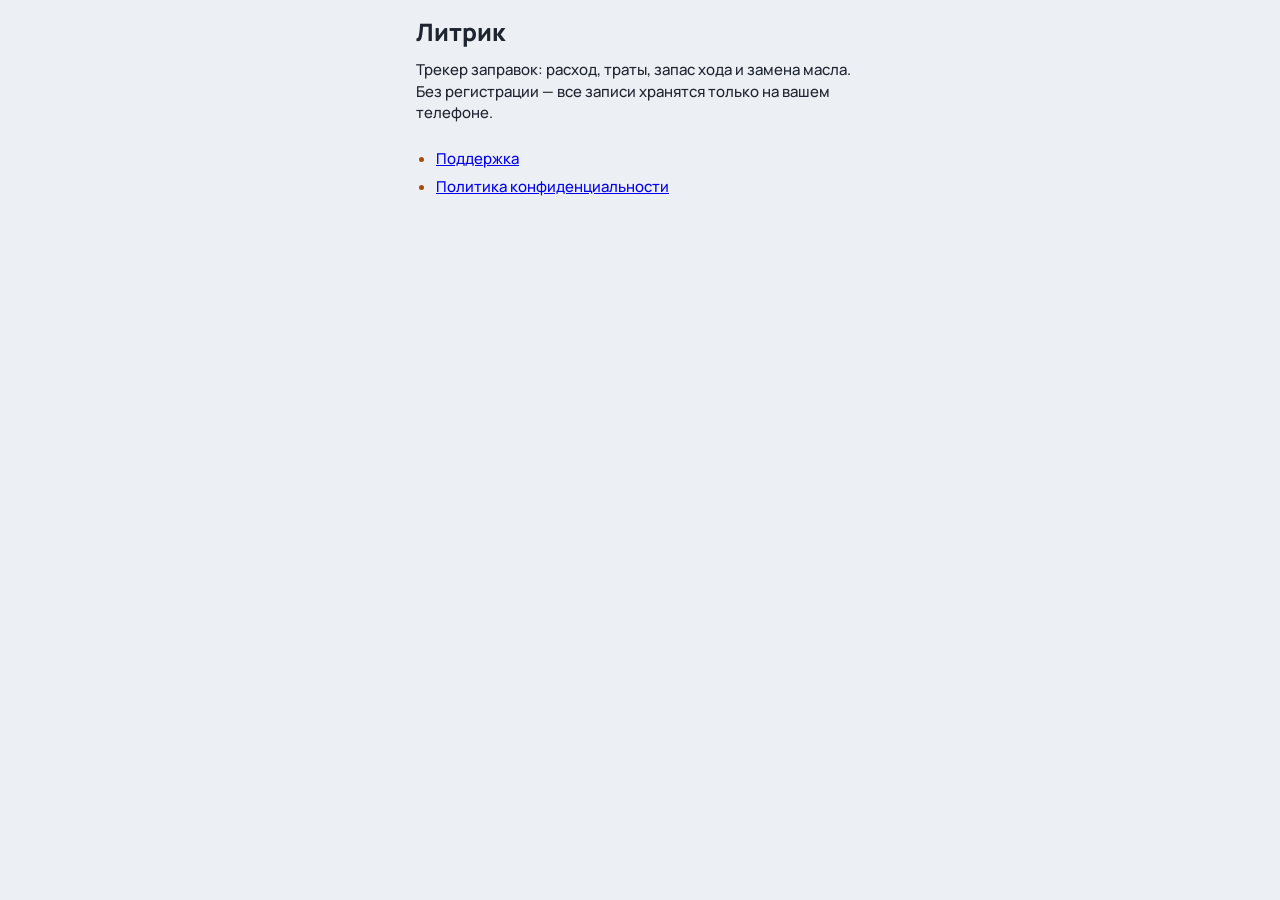
<file: index.html>
<!doctype html>
<html lang="ru">
<head>
<meta charset="utf-8">
<meta name="viewport" content="width=device-width, initial-scale=1, viewport-fit=cover">
<meta name="color-scheme" content="light dark">
<title>Литрик — трекер заправок</title>
<link rel="stylesheet" href="privacy.css">
</head>
<body>
<main class="page">
<h1>Литрик</h1>
<p>Трекер заправок: расход, траты, запас хода и замена масла. Без регистрации — все записи хранятся только на вашем телефоне.</p>
<ul>
<li><a href="support.html">Поддержка</a></li>
<li><a href="privacy.html">Политика конфиденциальности</a></li>
</ul>
</main>
</body>
</html>
</file>
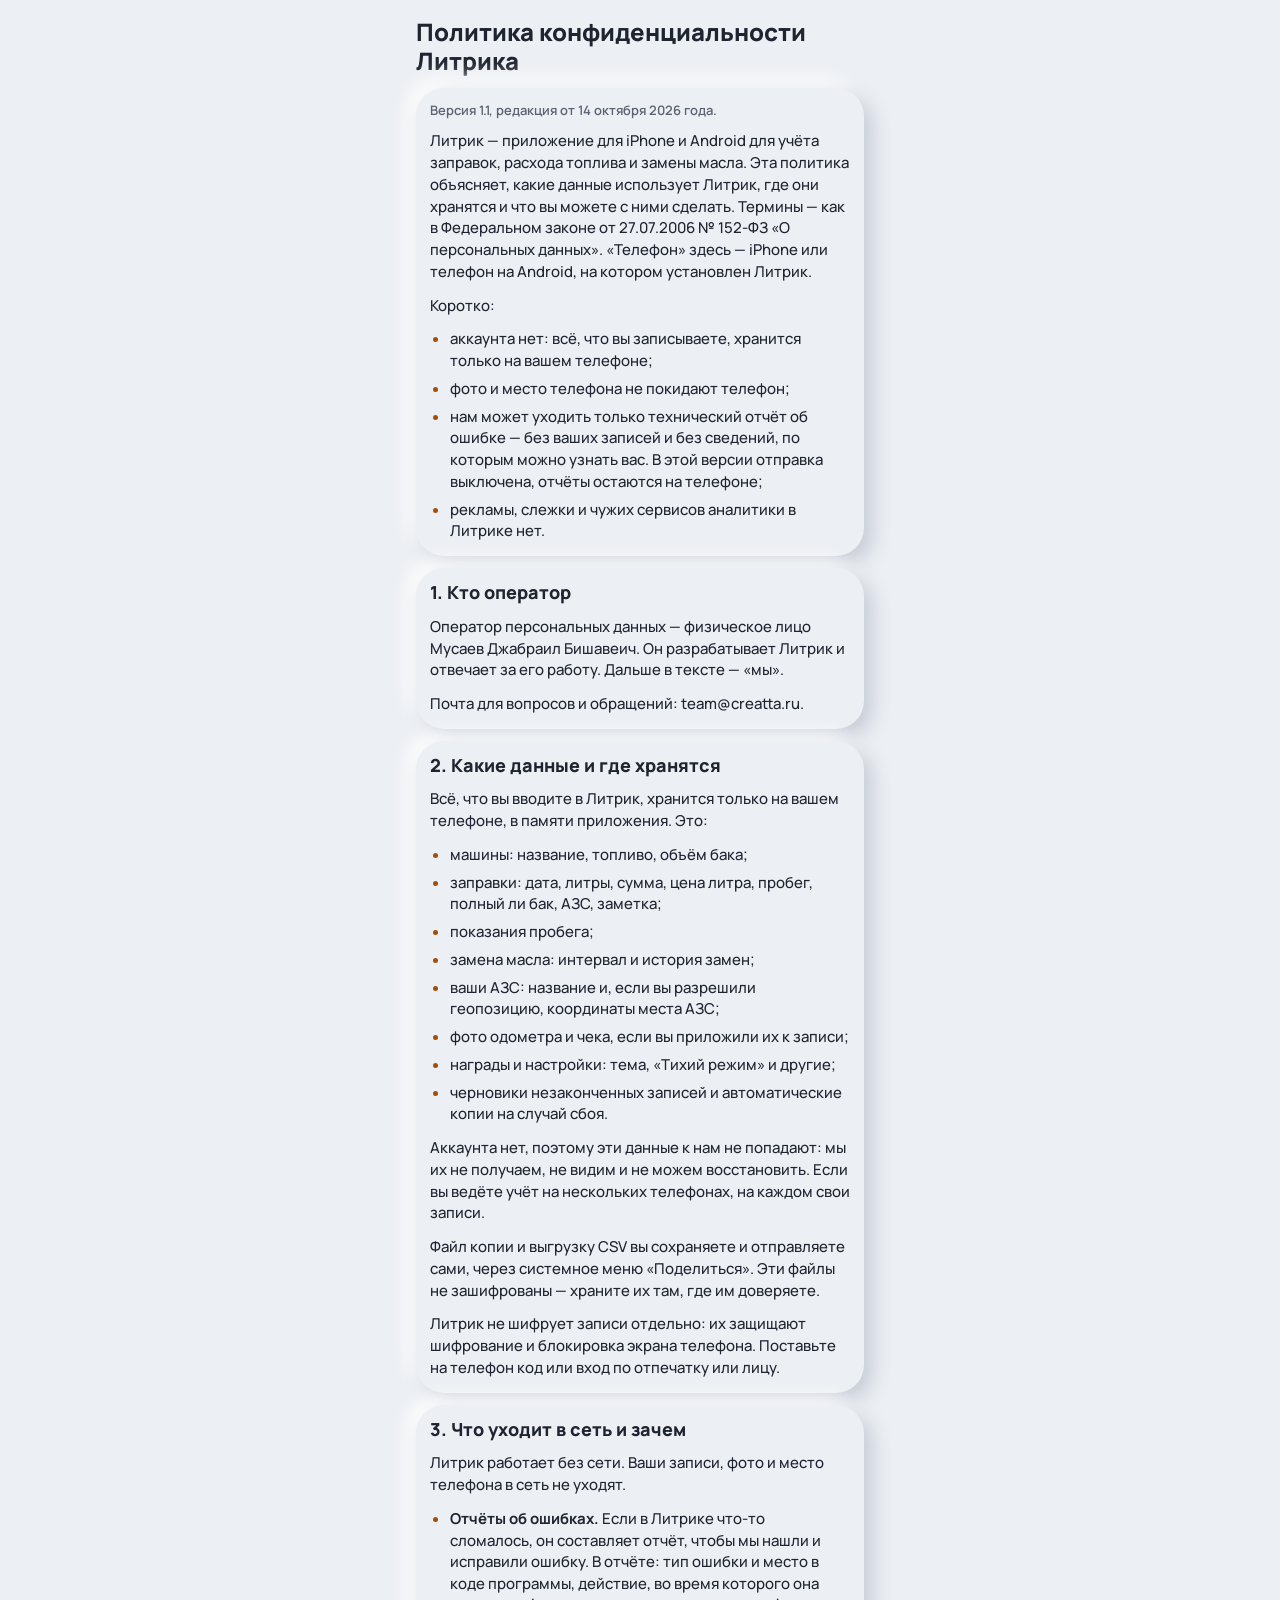
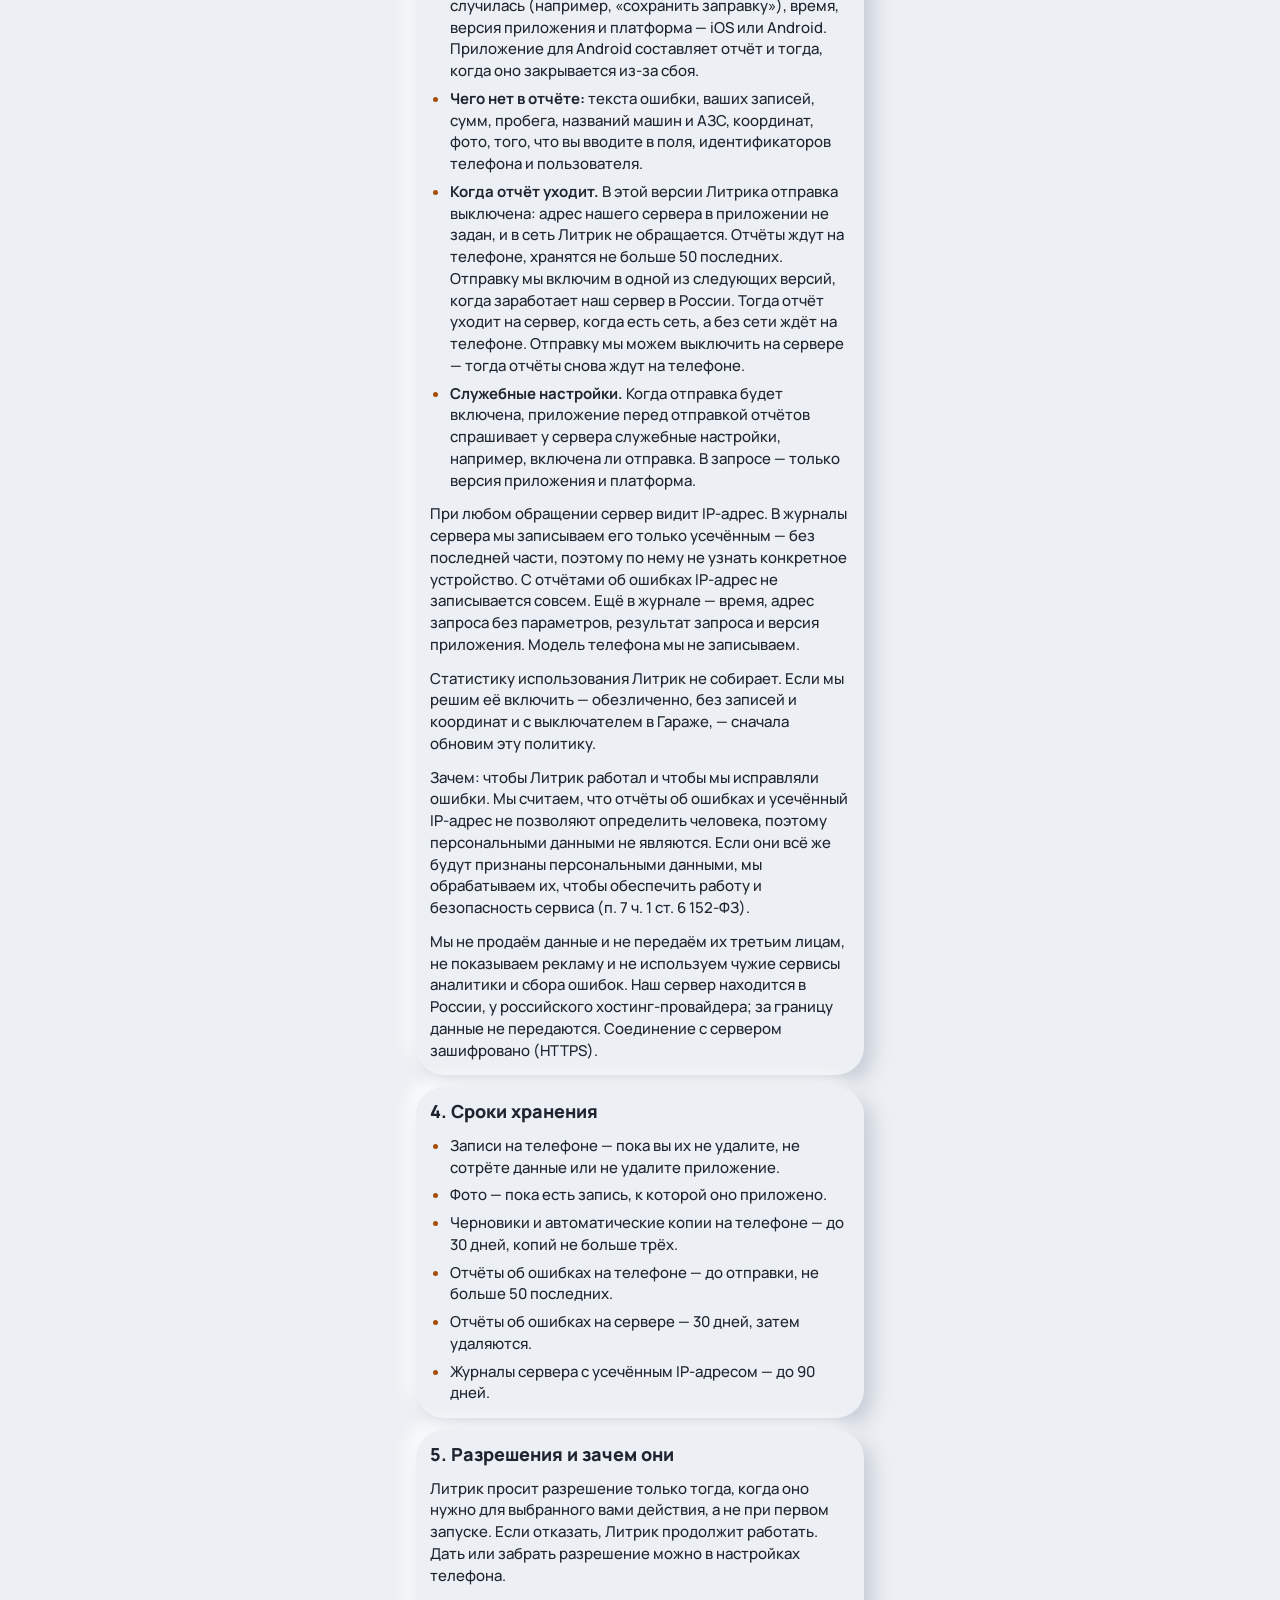
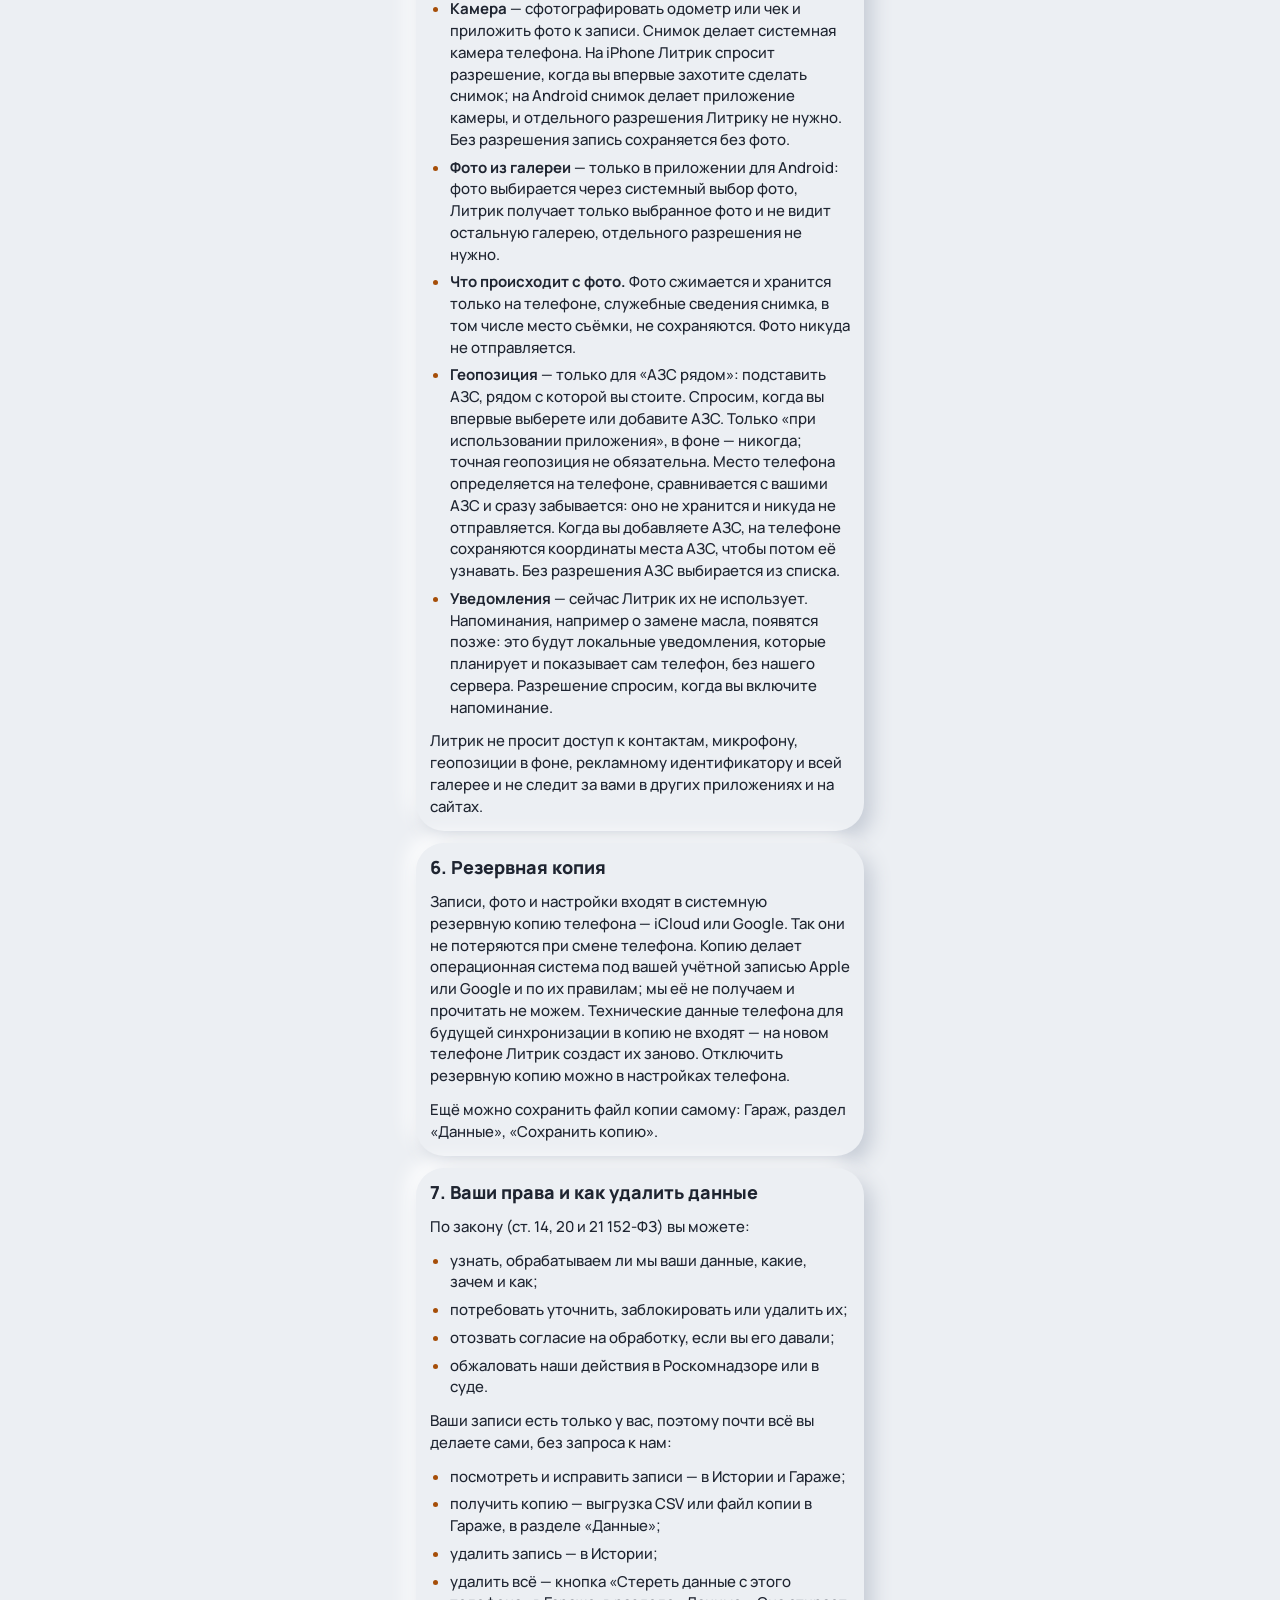
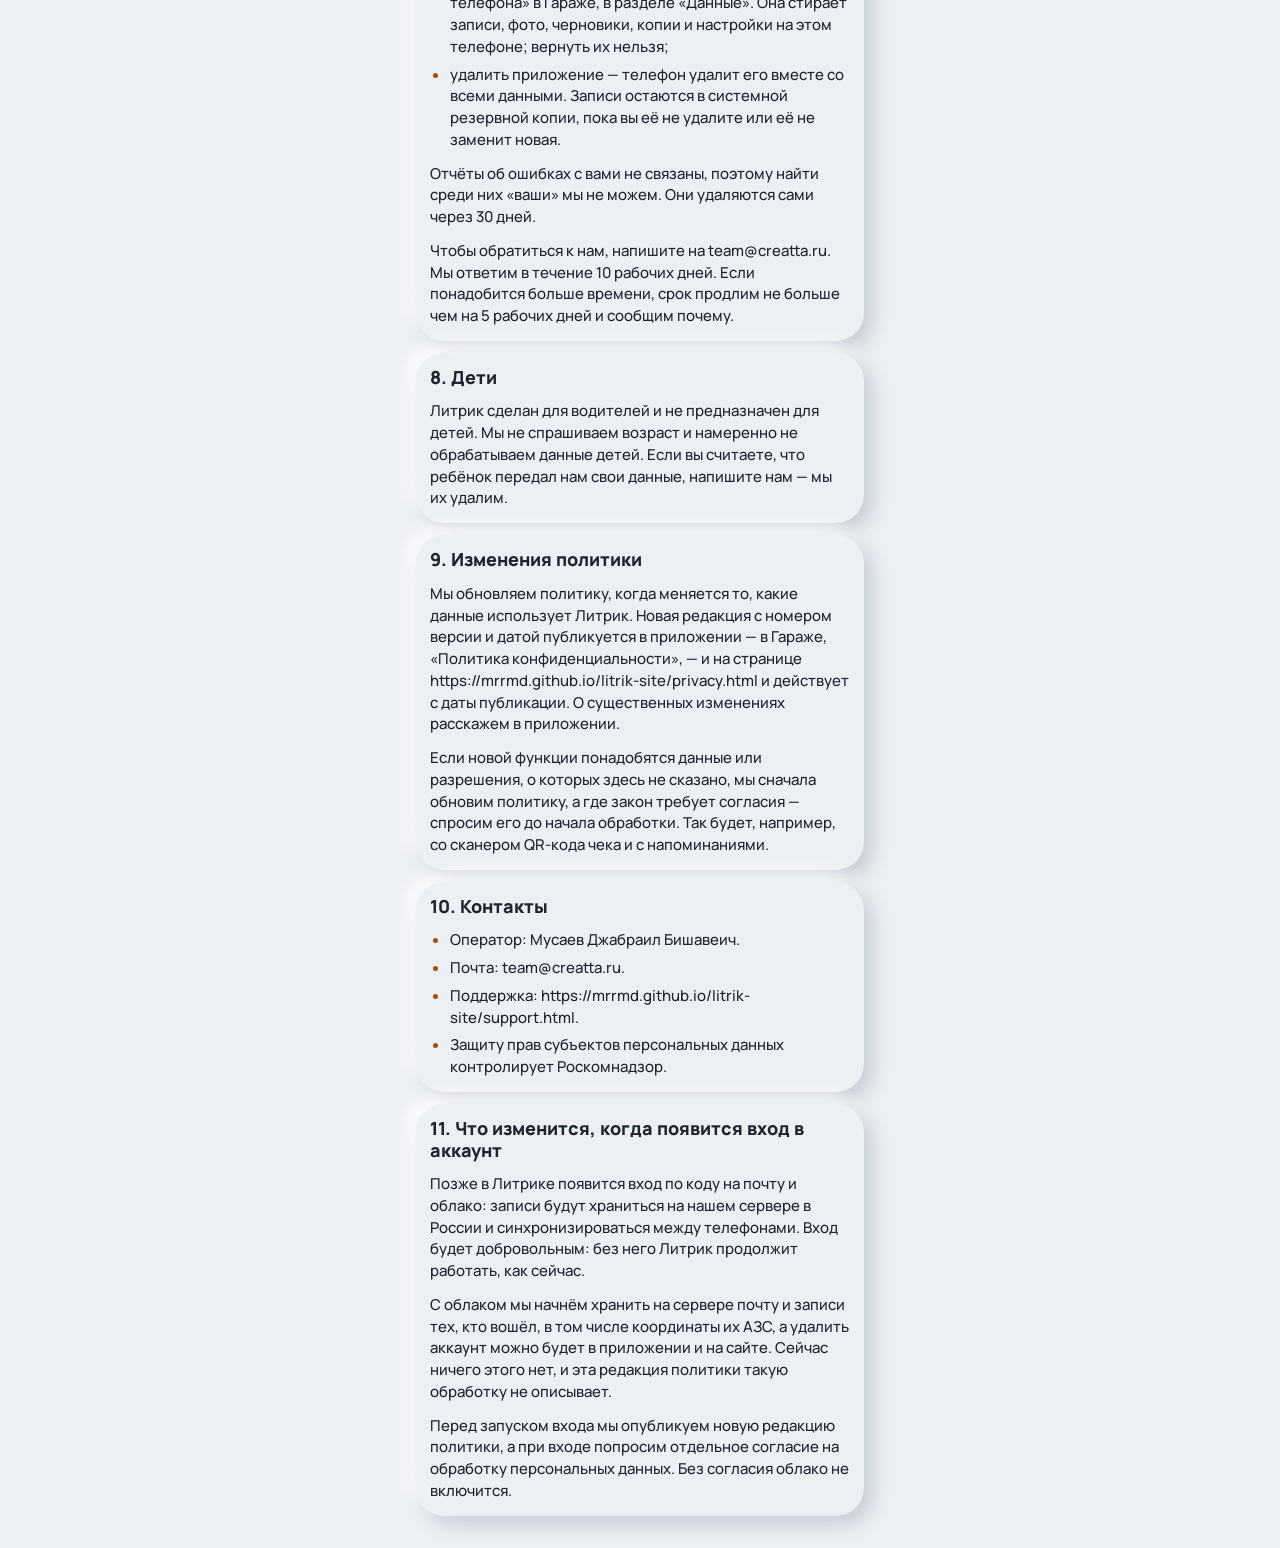
<file: privacy.html>
<!doctype html>
<!-- СГЕНЕРИРОВАНО из Litrik/docs/legal/privacy-policy.md командой node shared/tools/gen-privacy.mjs — не править руками. -->
<html lang="ru">
<head>
<meta charset="utf-8">
<meta name="viewport" content="width=device-width, initial-scale=1, viewport-fit=cover">
<meta name="color-scheme" content="light dark">
<title>Политика конфиденциальности Литрика</title>
<link rel="stylesheet" href="privacy.css">
</head>
<body>
<main class="page">
<h1>Политика конфиденциальности Литрика</h1>
<section class="card intro">
<p>Версия 1.1, редакция от 14 октября 2026 года.</p>
<p>Литрик — приложение для iPhone и Android для учёта заправок, расхода топлива и замены масла. Эта политика объясняет, какие данные использует Литрик, где они хранятся и что вы можете с ними сделать. Термины — как в Федеральном законе от 27.07.2006 № 152-ФЗ «О персональных данных». «Телефон» здесь — iPhone или телефон на Android, на котором установлен Литрик.</p>
<p>Коротко:</p>
<ul>
  <li>аккаунта нет: всё, что вы записываете, хранится только на вашем телефоне;</li>
  <li>фото и место телефона не покидают телефон;</li>
  <li>нам может уходить только технический отчёт об ошибке — без ваших записей и без сведений, по которым можно узнать вас. В этой версии отправка выключена, отчёты остаются на телефоне;</li>
  <li>рекламы, слежки и чужих сервисов аналитики в Литрике нет.</li>
</ul>
</section>
<section class="card" aria-labelledby="s1">
<h2 id="s1">1. Кто оператор</h2>
<p>Оператор персональных данных — физическое лицо Мусаев Джабраил Бишавеич. Он разрабатывает Литрик и отвечает за его работу. Дальше в тексте — «мы».</p>
<p>Почта для вопросов и обращений: team@creatta.ru.</p>
</section>
<section class="card" aria-labelledby="s2">
<h2 id="s2">2. Какие данные и где хранятся</h2>
<p>Всё, что вы вводите в Литрик, хранится только на вашем телефоне, в памяти приложения. Это:</p>
<ul>
  <li>машины: название, топливо, объём бака;</li>
  <li>заправки: дата, литры, сумма, цена литра, пробег, полный ли бак, АЗС, заметка;</li>
  <li>показания пробега;</li>
  <li>замена масла: интервал и история замен;</li>
  <li>ваши АЗС: название и, если вы разрешили геопозицию, координаты места АЗС;</li>
  <li>фото одометра и чека, если вы приложили их к записи;</li>
  <li>награды и настройки: тема, «Тихий режим» и другие;</li>
  <li>черновики незаконченных записей и автоматические копии на случай сбоя.</li>
</ul>
<p>Аккаунта нет, поэтому эти данные к нам не попадают: мы их не получаем, не видим и не можем восстановить. Если вы ведёте учёт на нескольких телефонах, на каждом свои записи.</p>
<p>Файл копии и выгрузку CSV вы сохраняете и отправляете сами, через системное меню «Поделиться». Эти файлы не зашифрованы — храните их там, где им доверяете.</p>
<p>Литрик не шифрует записи отдельно: их защищают шифрование и блокировка экрана телефона. Поставьте на телефон код или вход по отпечатку или лицу.</p>
</section>
<section class="card" aria-labelledby="s3">
<h2 id="s3">3. Что уходит в сеть и зачем</h2>
<p>Литрик работает без сети. Ваши записи, фото и место телефона в сеть не уходят.</p>
<ul>
  <li><strong>Отчёты об ошибках.</strong> Если в Литрике что-то сломалось, он составляет отчёт, чтобы мы нашли и исправили ошибку. В отчёте: тип ошибки и место в коде программы, действие, во время которого она случилась (например, «сохранить заправку»), время, версия приложения и платформа — iOS или Android. Приложение для Android составляет отчёт и тогда, когда оно закрывается из-за сбоя.</li>
  <li><strong>Чего нет в отчёте:</strong> текста ошибки, ваших записей, сумм, пробега, названий машин и АЗС, координат, фото, того, что вы вводите в поля, идентификаторов телефона и пользователя.</li>
  <li><strong>Когда отчёт уходит.</strong> В этой версии Литрика отправка выключена: адрес нашего сервера в приложении не задан, и в сеть Литрик не обращается. Отчёты ждут на телефоне, хранятся не больше 50 последних. Отправку мы включим в одной из следующих версий, когда заработает наш сервер в России. Тогда отчёт уходит на сервер, когда есть сеть, а без сети ждёт на телефоне. Отправку мы можем выключить на сервере — тогда отчёты снова ждут на телефоне.</li>
  <li><strong>Служебные настройки.</strong> Когда отправка будет включена, приложение перед отправкой отчётов спрашивает у сервера служебные настройки, например, включена ли отправка. В запросе — только версия приложения и платформа.</li>
</ul>
<p>При любом обращении сервер видит IP-адрес. В журналы сервера мы записываем его только усечённым — без последней части, поэтому по нему не узнать конкретное устройство. С отчётами об ошибках IP-адрес не записывается совсем. Ещё в журнале — время, адрес запроса без параметров, результат запроса и версия приложения. Модель телефона мы не записываем.</p>
<p>Статистику использования Литрик не собирает. Если мы решим её включить — обезличенно, без записей и координат и с выключателем в Гараже, — сначала обновим эту политику.</p>
<p>Зачем: чтобы Литрик работал и чтобы мы исправляли ошибки. Мы считаем, что отчёты об ошибках и усечённый IP-адрес не позволяют определить человека, поэтому персональными данными не являются. Если они всё же будут признаны персональными данными, мы обрабатываем их, чтобы обеспечить работу и безопасность сервиса (п. 7 ч. 1 ст. 6 152-ФЗ).</p>
<p>Мы не продаём данные и не передаём их третьим лицам, не показываем рекламу и не используем чужие сервисы аналитики и сбора ошибок. Наш сервер находится в России, у российского хостинг-провайдера; за границу данные не передаются. Соединение с сервером зашифровано (HTTPS).</p>
</section>
<section class="card" aria-labelledby="s4">
<h2 id="s4">4. Сроки хранения</h2>
<ul>
  <li>Записи на телефоне — пока вы их не удалите, не сотрёте данные или не удалите приложение.</li>
  <li>Фото — пока есть запись, к которой оно приложено.</li>
  <li>Черновики и автоматические копии на телефоне — до 30 дней, копий не больше трёх.</li>
  <li>Отчёты об ошибках на телефоне — до отправки, не больше 50 последних.</li>
  <li>Отчёты об ошибках на сервере — 30 дней, затем удаляются.</li>
  <li>Журналы сервера с усечённым IP-адресом — до 90 дней.</li>
</ul>
</section>
<section class="card" aria-labelledby="s5">
<h2 id="s5">5. Разрешения и зачем они</h2>
<p>Литрик просит разрешение только тогда, когда оно нужно для выбранного вами действия, а не при первом запуске. Если отказать, Литрик продолжит работать. Дать или забрать разрешение можно в настройках телефона.</p>
<ul>
  <li><strong>Камера</strong> — сфотографировать одометр или чек и приложить фото к записи. Снимок делает системная камера телефона. На iPhone Литрик спросит разрешение, когда вы впервые захотите сделать снимок; на Android снимок делает приложение камеры, и отдельного разрешения Литрику не нужно. Без разрешения запись сохраняется без фото.</li>
  <li><strong>Фото из галереи</strong> — только в приложении для Android: фото выбирается через системный выбор фото, Литрик получает только выбранное фото и не видит остальную галерею, отдельного разрешения не нужно.</li>
  <li><strong>Что происходит с фото.</strong> Фото сжимается и хранится только на телефоне, служебные сведения снимка, в том числе место съёмки, не сохраняются. Фото никуда не отправляется.</li>
  <li><strong>Геопозиция</strong> — только для «АЗС рядом»: подставить АЗС, рядом с которой вы стоите. Спросим, когда вы впервые выберете или добавите АЗС. Только «при использовании приложения», в фоне — никогда; точная геопозиция не обязательна. Место телефона определяется на телефоне, сравнивается с вашими АЗС и сразу забывается: оно не хранится и никуда не отправляется. Когда вы добавляете АЗС, на телефоне сохраняются координаты места АЗС, чтобы потом её узнавать. Без разрешения АЗС выбирается из списка.</li>
  <li><strong>Уведомления</strong> — сейчас Литрик их не использует. Напоминания, например о замене масла, появятся позже: это будут локальные уведомления, которые планирует и показывает сам телефон, без нашего сервера. Разрешение спросим, когда вы включите напоминание.</li>
</ul>
<p>Литрик не просит доступ к контактам, микрофону, геопозиции в фоне, рекламному идентификатору и всей галерее и не следит за вами в других приложениях и на сайтах.</p>
</section>
<section class="card" aria-labelledby="s6">
<h2 id="s6">6. Резервная копия</h2>
<p>Записи, фото и настройки входят в системную резервную копию телефона — iCloud или Google. Так они не потеряются при смене телефона. Копию делает операционная система под вашей учётной записью Apple или Google и по их правилам; мы её не получаем и прочитать не можем. Технические данные телефона для будущей синхронизации в копию не входят — на новом телефоне Литрик создаст их заново. Отключить резервную копию можно в настройках телефона.</p>
<p>Ещё можно сохранить файл копии самому: Гараж, раздел «Данные», «Сохранить копию».</p>
</section>
<section class="card" aria-labelledby="s7">
<h2 id="s7">7. Ваши права и как удалить данные</h2>
<p>По закону (ст. 14, 20 и 21 152-ФЗ) вы можете:</p>
<ul>
  <li>узнать, обрабатываем ли мы ваши данные, какие, зачем и как;</li>
  <li>потребовать уточнить, заблокировать или удалить их;</li>
  <li>отозвать согласие на обработку, если вы его давали;</li>
  <li>обжаловать наши действия в Роскомнадзоре или в суде.</li>
</ul>
<p>Ваши записи есть только у вас, поэтому почти всё вы делаете сами, без запроса к нам:</p>
<ul>
  <li>посмотреть и исправить записи — в Истории и Гараже;</li>
  <li>получить копию — выгрузка CSV или файл копии в Гараже, в разделе «Данные»;</li>
  <li>удалить запись — в Истории;</li>
  <li>удалить всё — кнопка «Стереть данные с этого телефона» в Гараже, в разделе «Данные». Она стирает записи, фото, черновики, копии и настройки на этом телефоне; вернуть их нельзя;</li>
  <li>удалить приложение — телефон удалит его вместе со всеми данными. Записи остаются в системной резервной копии, пока вы её не удалите или её не заменит новая.</li>
</ul>
<p>Отчёты об ошибках с вами не связаны, поэтому найти среди них «ваши» мы не можем. Они удаляются сами через 30 дней.</p>
<p>Чтобы обратиться к нам, напишите на team@creatta.ru. Мы ответим в течение 10 рабочих дней. Если понадобится больше времени, срок продлим не больше чем на 5 рабочих дней и сообщим почему.</p>
</section>
<section class="card" aria-labelledby="s8">
<h2 id="s8">8. Дети</h2>
<p>Литрик сделан для водителей и не предназначен для детей. Мы не спрашиваем возраст и намеренно не обрабатываем данные детей. Если вы считаете, что ребёнок передал нам свои данные, напишите нам — мы их удалим.</p>
</section>
<section class="card" aria-labelledby="s9">
<h2 id="s9">9. Изменения политики</h2>
<p>Мы обновляем политику, когда меняется то, какие данные использует Литрик. Новая редакция с номером версии и датой публикуется в приложении — в Гараже, «Политика конфиденциальности», — и на странице https://mrrmd.github.io/litrik-site/privacy.html и действует с даты публикации. О существенных изменениях расскажем в приложении.</p>
<p>Если новой функции понадобятся данные или разрешения, о которых здесь не сказано, мы сначала обновим политику, а где закон требует согласия — спросим его до начала обработки. Так будет, например, со сканером QR-кода чека и с напоминаниями.</p>
</section>
<section class="card" aria-labelledby="s10">
<h2 id="s10">10. Контакты</h2>
<ul>
  <li>Оператор: Мусаев Джабраил Бишавеич.</li>
  <li>Почта: team@creatta.ru.</li>
  <li>Поддержка: https://mrrmd.github.io/litrik-site/support.html.</li>
  <li>Защиту прав субъектов персональных данных контролирует Роскомнадзор.</li>
</ul>
</section>
<section class="card" aria-labelledby="s11">
<h2 id="s11">11. Что изменится, когда появится вход в аккаунт</h2>
<p>Позже в Литрике появится вход по коду на почту и облако: записи будут храниться на нашем сервере в России и синхронизироваться между телефонами. Вход будет добровольным: без него Литрик продолжит работать, как сейчас.</p>
<p>С облаком мы начнём хранить на сервере почту и записи тех, кто вошёл, в том числе координаты их АЗС, а удалить аккаунт можно будет в приложении и на сайте. Сейчас ничего этого нет, и эта редакция политики такую обработку не описывает.</p>
<p>Перед запуском входа мы опубликуем новую редакцию политики, а при входе попросим отдельное согласие на обработку персональных данных. Без согласия облако не включится.</p>
</section>
</main>
</body>
</html>
</file>
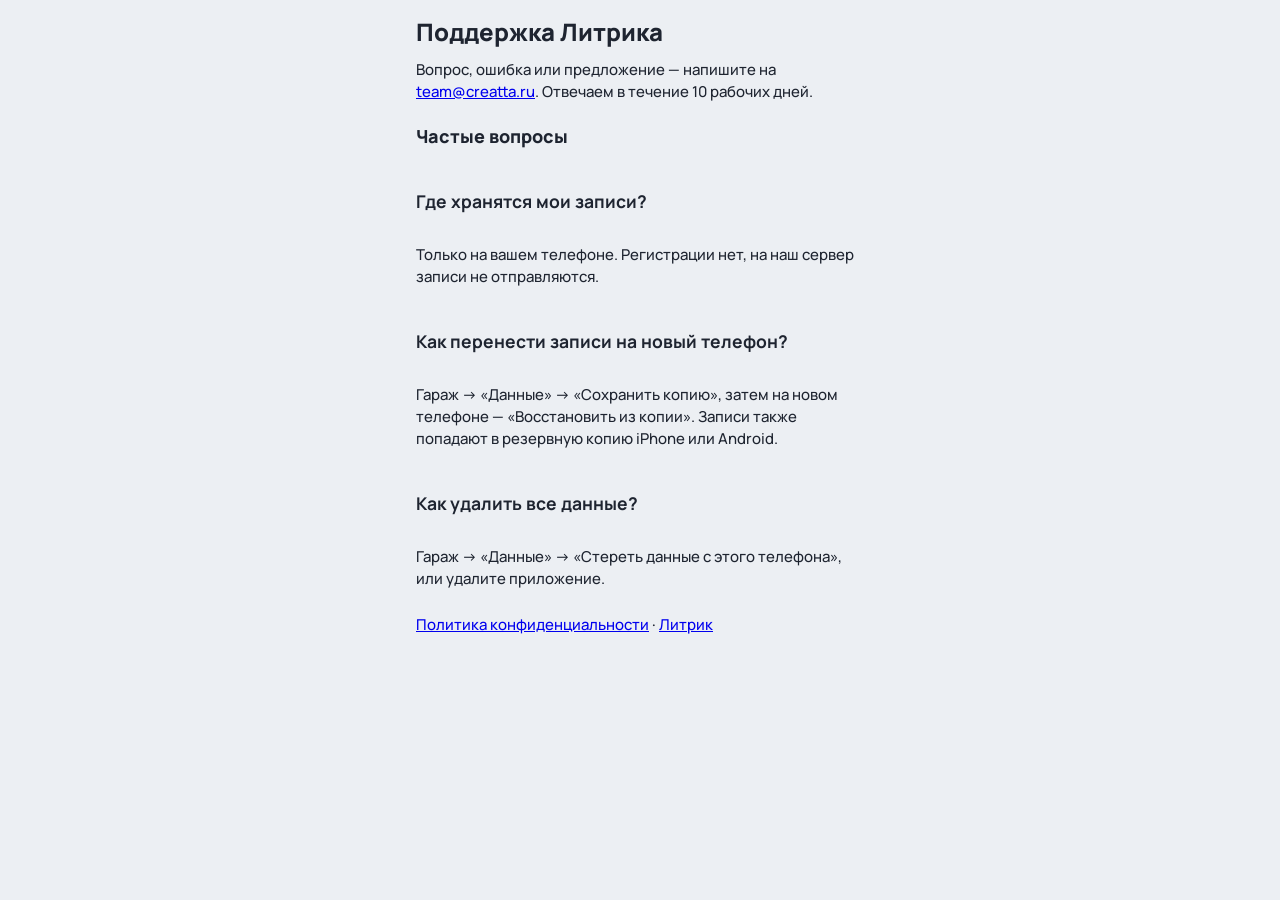
<file: support.html>
<!doctype html>
<html lang="ru">
<head>
<meta charset="utf-8">
<meta name="viewport" content="width=device-width, initial-scale=1, viewport-fit=cover">
<meta name="color-scheme" content="light dark">
<title>Поддержка Литрика</title>
<link rel="stylesheet" href="privacy.css">
</head>
<body>
<main class="page">
<h1>Поддержка Литрика</h1>
<p>Вопрос, ошибка или предложение — напишите на <a href="mailto:team@creatta.ru">team@creatta.ru</a>. Отвечаем в течение 10 рабочих дней.</p>
<h2>Частые вопросы</h2>
<h3>Где хранятся мои записи?</h3>
<p>Только на вашем телефоне. Регистрации нет, на наш сервер записи не отправляются.</p>
<h3>Как перенести записи на новый телефон?</h3>
<p>Гараж → «Данные» → «Сохранить копию», затем на новом телефоне — «Восстановить из копии». Записи также попадают в резервную копию iPhone или Android.</p>
<h3>Как удалить все данные?</h3>
<p>Гараж → «Данные» → «Стереть данные с этого телефона», или удалите приложение.</p>
<p><a href="privacy.html">Политика конфиденциальности</a> · <a href="index.html">Литрик</a></p>
</main>
</body>
</html>
</file>
<file: privacy.css>
/* СГЕНЕРИРОВАНО из Litrik/docs/legal/privacy-policy.md командой node shared/tools/gen-privacy.mjs — не править руками. */
:root {
  --color-accent-ink: #A64E08;
  --color-bg: #ECEFF3;
  --color-ink: #1E2430;
  --color-muted: #5B6372;
  --color-surface: #ECEFF3;
  --font-family-base: Manrope, system-ui, sans-serif;
  --font-weight-bold: 700;
  --radius-card: 28px;
  --shadow-raised: 8px 8px 20px 0px #C5CBD5, -8px -8px 20px 0px #FFFFFF;
  --size-layout-content-max: 480px;
  --space-1-5: 6px;
  --space-2: 8px;
  --space-5: 20px;
  --space-card-gap: 12px;
  --space-card-padding: 14px;
  --space-screen-padding-top: 10px;
  --space-screen-padding-x: 16px;
  --space-screen-stack-gap: 12px;
  --type-body-long-line-height: 1.45;
  --type-body-long-size: 15px;
  --type-body-long-weight: 500;
  --type-caption-small-line-height: 1.3;
  --type-caption-small-size: 13px;
  --type-caption-small-weight: 600;
  --type-heading-card-line-height: 1.2;
  --type-heading-card-size: 18px;
  --type-heading-card-weight: 800;
  --type-heading-screen-wrap-line-height: 1.2;
  --type-heading-screen-wrap-size: 24px;
  --type-heading-screen-wrap-weight: 800;
  color-scheme: light;
}
@media (prefers-color-scheme: dark) {
  :root {
    --color-accent-ink: #F2A65A;
    --color-bg: #1B1F27;
    --color-ink: #EEF1F5;
    --color-muted: #A3ABB9;
    --color-surface: #1B1F27;
    --shadow-raised: 8px 8px 20px 0px #12151B, -8px -8px 20px 0px #252A34;
    color-scheme: dark;
  }
}
@font-face {
  font-family: Manrope;
  src: url('fonts/Manrope-Variable.woff2') format('woff2');
  font-weight: 200 800;
  font-display: swap;
}
* { box-sizing: border-box; }
html { -webkit-text-size-adjust: 100%; text-size-adjust: 100%; }
body {
  margin: 0;
  background: var(--color-bg);
  color: var(--color-ink);
  font-family: var(--font-family-base);
  font-size: var(--type-body-long-size);
  font-weight: var(--type-body-long-weight);
  line-height: var(--type-body-long-line-height);
}
.page {
  max-width: var(--size-layout-content-max);
  margin: 0 auto;
  padding: var(--space-screen-padding-top) var(--space-screen-padding-x) calc(var(--space-screen-padding-x) * 2);
  padding-left: max(var(--space-screen-padding-x), env(safe-area-inset-left));
  padding-right: max(var(--space-screen-padding-x), env(safe-area-inset-right));
  display: flex;
  flex-direction: column;
  gap: var(--space-screen-stack-gap);
}
h1 {
  margin: var(--space-2) 0 0;
  font-size: var(--type-heading-screen-wrap-size);
  font-weight: var(--type-heading-screen-wrap-weight);
  line-height: var(--type-heading-screen-wrap-line-height);
}
.card {
  background: var(--color-surface);
  border-radius: var(--radius-card);
  box-shadow: var(--shadow-raised);
  padding: var(--space-card-padding);
}
h2 {
  margin: 0 0 var(--space-card-gap);
  font-size: var(--type-heading-card-size);
  font-weight: var(--type-heading-card-weight);
  line-height: var(--type-heading-card-line-height);
}
p, ul { margin: 0 0 var(--space-card-gap); }
.card > :last-child { margin-bottom: 0; }
.intro > p:first-child {
  color: var(--color-muted);
  font-size: var(--type-caption-small-size);
  font-weight: var(--type-caption-small-weight);
  line-height: var(--type-caption-small-line-height);
}
ul { padding-left: var(--space-5); }
li + li { margin-top: var(--space-1-5); }
li::marker { color: var(--color-accent-ink); }
strong { font-weight: var(--font-weight-bold); }
</file>
